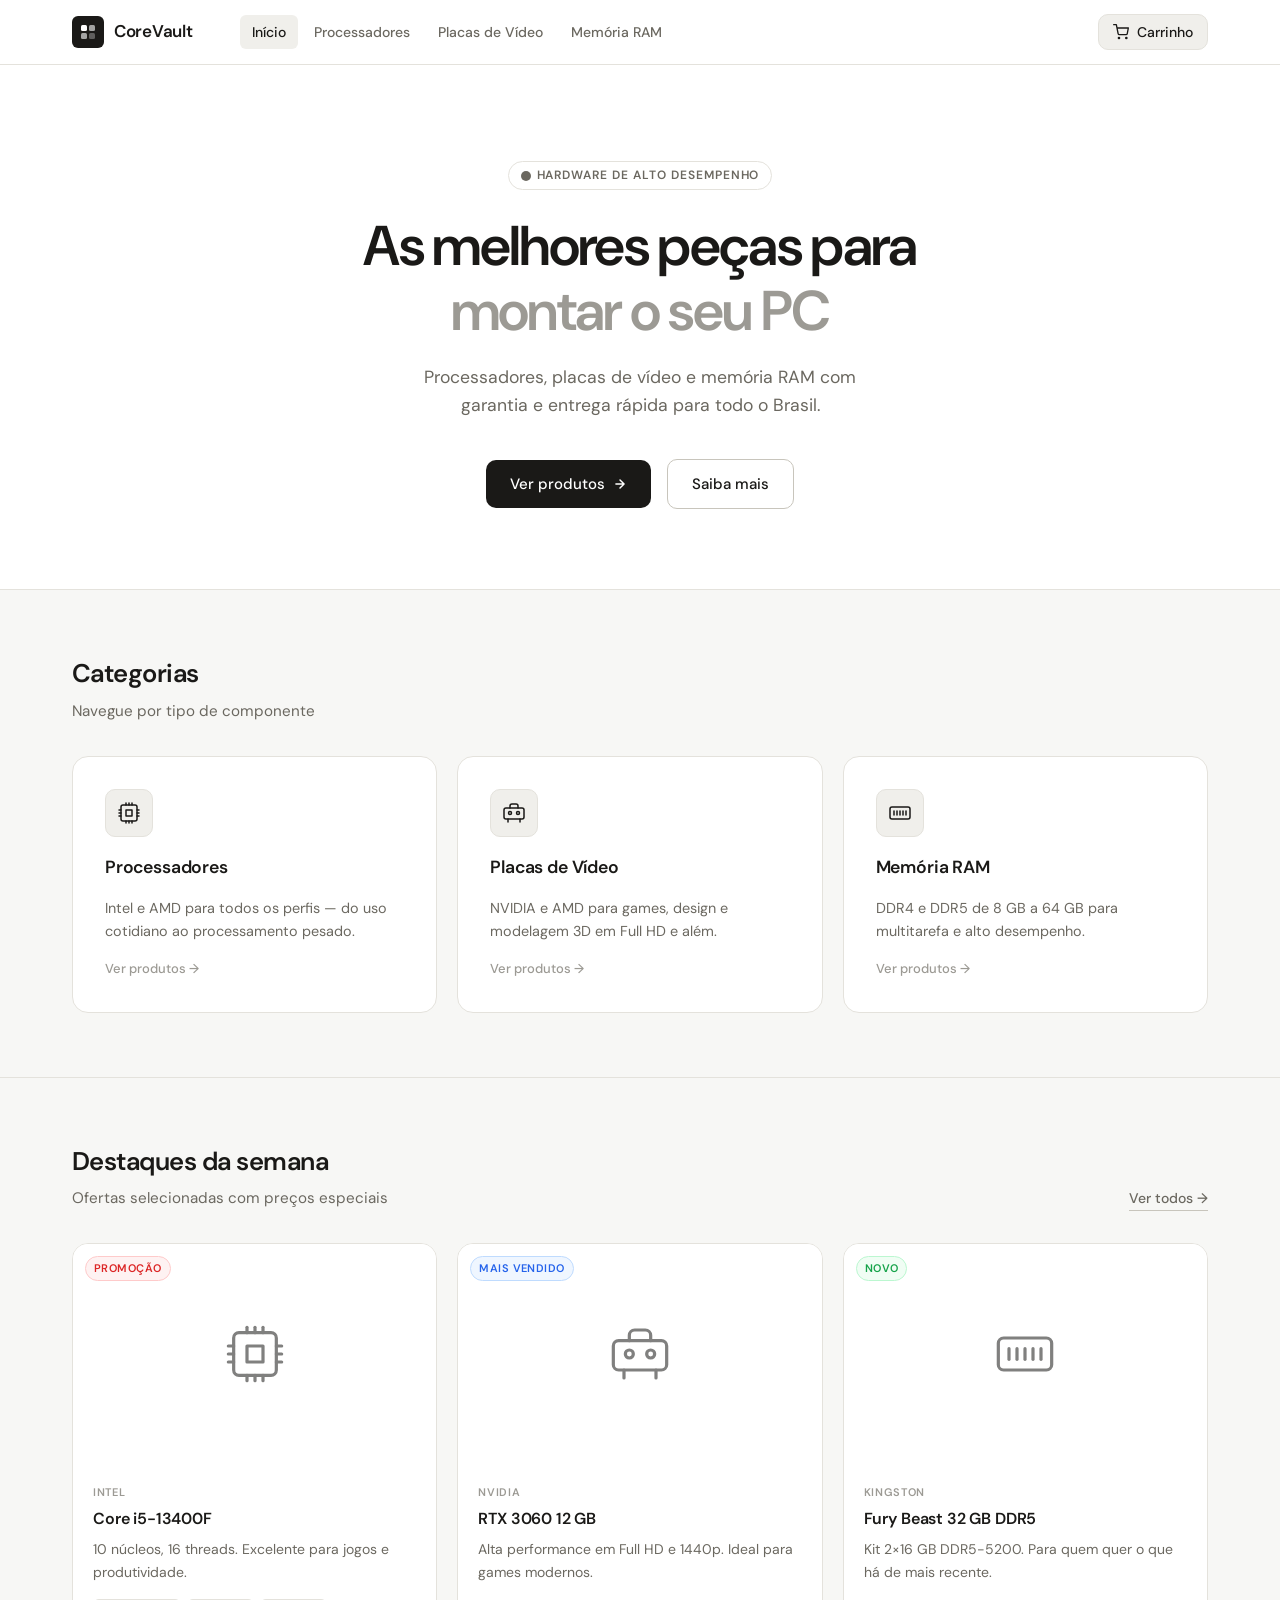
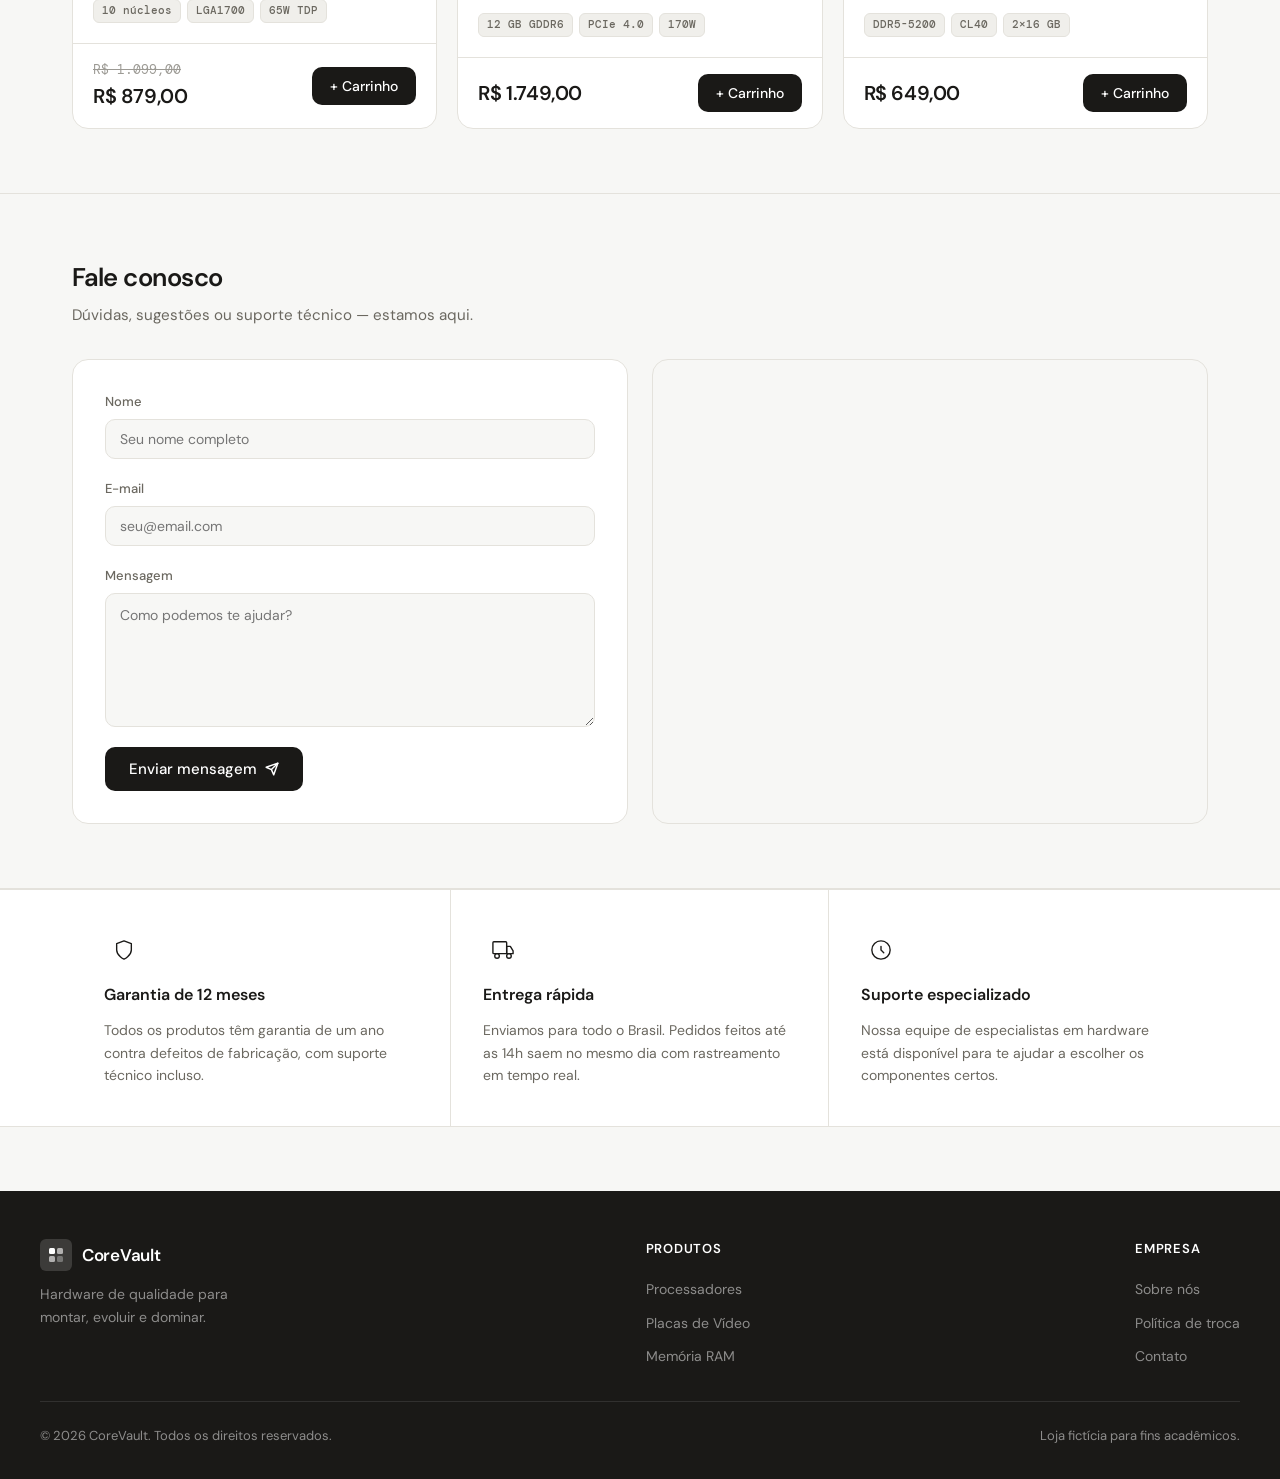
<file: index.html>
<!DOCTYPE html>
<html lang="pt-br">
<head>
  <meta charset="UTF-8">
  <meta name="viewport" content="width=device-width, initial-scale=1.0">
  <title>CoreVault — Loja de Hardware</title>
  <link rel="stylesheet" href="style.css">
</head>
<body>

  <!-- HEADER -->
  <header class="site-header">
    <div class="header-inner">
      <a href="index.html" class="logo">
        <div class="logo-icon">
          <svg viewBox="0 0 18 18" fill="none" xmlns="http://www.w3.org/2000/svg">
            <rect x="2" y="2" width="6" height="6" rx="1.5" fill="white"/>
            <rect x="10" y="2" width="6" height="6" rx="1.5" fill="white" opacity="0.6"/>
            <rect x="2" y="10" width="6" height="6" rx="1.5" fill="white" opacity="0.6"/>
            <rect x="10" y="10" width="6" height="6" rx="1.5" fill="white" opacity="0.3"/>
          </svg>
        </div>
        CoreVault
      </a>
      <nav class="site-nav">
        <a href="index.html" class="active">Início</a>
        <a href="processadores.html">Processadores</a>
        <a href="placa-video.html">Placas de Vídeo</a>
        <a href="memoria-ram.html">Memória RAM</a>
      </nav>
      <div class="header-actions">
        <button class="cart-btn" id="cart-btn">
          <svg width="16" height="16" viewBox="0 0 24 24" fill="none" stroke="currentColor" stroke-width="2" stroke-linecap="round" stroke-linejoin="round">
            <circle cx="9" cy="21" r="1"/><circle cx="20" cy="21" r="1"/>
            <path d="M1 1h4l2.68 13.39a2 2 0 0 0 2 1.61h9.72a2 2 0 0 0 2-1.61L23 6H6"/>
          </svg>
          Carrinho
          <span class="cart-count hidden" id="cart-count-header">0</span>
        </button>
      </div>
    </div>
  </header>

  <!-- HERO -->
  <section class="hero">
    <div class="hero-eyebrow">
      <svg width="10" height="10" viewBox="0 0 10 10" fill="currentColor"><circle cx="5" cy="5" r="5"/></svg>
      Hardware de alto desempenho
    </div>
    <h1>As melhores peças para <em>montar o seu PC</em></h1>
    <p>Processadores, placas de vídeo e memória RAM com garantia e entrega rápida para todo o Brasil.</p>
    <div class="hero-actions">
      <a href="processadores.html" class="btn-primary">
        Ver produtos
        <svg width="14" height="14" viewBox="0 0 24 24" fill="none" stroke="currentColor" stroke-width="2.5" stroke-linecap="round" stroke-linejoin="round"><path d="M5 12h14M12 5l7 7-7 7"/></svg>
      </a>
      <a href="#por-que" class="btn-secondary">Saiba mais</a>
    </div>
  </section>

  <!-- CATEGORIAS -->
  <div class="section">
    <div class="section-header">
      <div>
        <h2 class="section-title">Categorias</h2>
        <p class="section-subtitle">Navegue por tipo de componente</p>
      </div>
    </div>
    <div class="categories-grid">
      <a href="processadores.html" class="category-card">
        <div class="category-icon">
          <svg viewBox="0 0 24 24" fill="none" stroke="currentColor" stroke-width="1.5" stroke-linecap="round" stroke-linejoin="round">
            <rect x="4" y="4" width="16" height="16" rx="2"/>
            <rect x="9" y="9" width="6" height="6"/>
            <line x1="9" y1="2" x2="9" y2="4"/><line x1="12" y1="2" x2="12" y2="4"/><line x1="15" y1="2" x2="15" y2="4"/>
            <line x1="9" y1="20" x2="9" y2="22"/><line x1="12" y1="20" x2="12" y2="22"/><line x1="15" y1="20" x2="15" y2="22"/>
            <line x1="20" y1="9" x2="22" y2="9"/><line x1="20" y1="12" x2="22" y2="12"/><line x1="20" y1="15" x2="22" y2="15"/>
            <line x1="2" y1="9" x2="4" y2="9"/><line x1="2" y1="12" x2="4" y2="12"/><line x1="2" y1="15" x2="4" y2="15"/>
          </svg>
        </div>
        <h3>Processadores</h3>
        <p>Intel e AMD para todos os perfis — do uso cotidiano ao processamento pesado.</p>
        <div class="category-arrow">Ver produtos →</div>
      </a>

      <a href="placa-video.html" class="category-card">
        <div class="category-icon">
          <svg viewBox="0 0 24 24" fill="none" stroke="currentColor" stroke-width="1.5" stroke-linecap="round" stroke-linejoin="round">
            <rect x="2" y="7" width="20" height="11" rx="2"/>
            <path d="M8 7V5a2 2 0 0 1 2-2h4a2 2 0 0 1 2 2v2"/>
            <circle cx="8" cy="12" r="1.5"/><circle cx="16" cy="12" r="1.5"/>
            <line x1="6" y1="18" x2="6" y2="21"/><line x1="18" y1="18" x2="18" y2="21"/>
          </svg>
        </div>
        <h3>Placas de Vídeo</h3>
        <p>NVIDIA e AMD para games, design e modelagem 3D em Full HD e além.</p>
        <div class="category-arrow">Ver produtos →</div>
      </a>

      <a href="memoria-ram.html" class="category-card">
        <div class="category-icon">
          <svg viewBox="0 0 24 24" fill="none" stroke="currentColor" stroke-width="1.5" stroke-linecap="round" stroke-linejoin="round">
            <rect x="2" y="6" width="20" height="12" rx="2"/>
            <line x1="6" y1="10" x2="6" y2="14"/><line x1="9" y1="10" x2="9" y2="14"/>
            <line x1="12" y1="10" x2="12" y2="14"/><line x1="15" y1="10" x2="15" y2="14"/>
            <line x1="18" y1="10" x2="18" y2="14"/>
          </svg>
        </div>
        <h3>Memória RAM</h3>
        <p>DDR4 e DDR5 de 8 GB a 64 GB para multitarefa e alto desempenho.</p>
        <div class="category-arrow">Ver produtos →</div>
      </a>
    </div>
  </div>

  <hr class="divider">

  <!-- DESTAQUES / PROMOÇÕES -->
  <div class="section">
    <div class="section-header">
      <div>
        <h2 class="section-title">Destaques da semana</h2>
        <p class="section-subtitle">Ofertas selecionadas com preços especiais</p>
      </div>
      <a href="processadores.html" class="section-link">Ver todos →</a>
    </div>
    <div class="promo-grid">

      <div class="product-card">
        <div class="product-image">
          <span class="product-badge badge-sale">Promoção</span>
          <svg viewBox="0 0 24 24" fill="none" stroke="currentColor" stroke-width="1.2" stroke-linecap="round" stroke-linejoin="round">
            <rect x="4" y="4" width="16" height="16" rx="2"/>
            <rect x="9" y="9" width="6" height="6"/>
            <line x1="9" y1="2" x2="9" y2="4"/><line x1="12" y1="2" x2="12" y2="4"/><line x1="15" y1="2" x2="15" y2="4"/>
            <line x1="9" y1="20" x2="9" y2="22"/><line x1="12" y1="20" x2="12" y2="22"/><line x1="15" y1="20" x2="15" y2="22"/>
            <line x1="20" y1="9" x2="22" y2="9"/><line x1="20" y1="12" x2="22" y2="12"/><line x1="20" y1="15" x2="22" y2="15"/>
            <line x1="2" y1="9" x2="4" y2="9"/><line x1="2" y1="12" x2="4" y2="12"/><line x1="2" y1="15" x2="4" y2="15"/>
          </svg>
        </div>
        <div class="product-body">
          <div class="product-brand">Intel</div>
          <div class="product-name">Core i5-13400F</div>
          <div class="product-desc">10 núcleos, 16 threads. Excelente para jogos e produtividade.</div>
          <div class="product-specs">
            <span class="spec-tag">10 núcleos</span>
            <span class="spec-tag">LGA1700</span>
            <span class="spec-tag">65W TDP</span>
          </div>
        </div>
        <div class="product-footer">
          <div class="product-price">
            <span class="price-old">R$ 1.099,00</span>
            <span class="price-value">R$ 879,00</span>
          </div>
          <button class="btn-comprar" onclick="openModal({id:'i5-13400f',name:'Intel Core i5-13400F',price:879,icon:cpuIconSVG()})">
            + Carrinho
          </button>
        </div>
      </div>

      <div class="product-card">
        <div class="product-image">
          <span class="product-badge badge-popular">Mais vendido</span>
          <svg viewBox="0 0 24 24" fill="none" stroke="currentColor" stroke-width="1.2" stroke-linecap="round" stroke-linejoin="round">
            <rect x="2" y="7" width="20" height="11" rx="2"/>
            <path d="M8 7V5a2 2 0 0 1 2-2h4a2 2 0 0 1 2 2v2"/>
            <circle cx="8" cy="12" r="1.5"/><circle cx="16" cy="12" r="1.5"/>
            <line x1="6" y1="18" x2="6" y2="21"/><line x1="18" y1="18" x2="18" y2="21"/>
          </svg>
        </div>
        <div class="product-body">
          <div class="product-brand">NVIDIA</div>
          <div class="product-name">RTX 3060 12 GB</div>
          <div class="product-desc">Alta performance em Full HD e 1440p. Ideal para games modernos.</div>
          <div class="product-specs">
            <span class="spec-tag">12 GB GDDR6</span>
            <span class="spec-tag">PCIe 4.0</span>
            <span class="spec-tag">170W</span>
          </div>
        </div>
        <div class="product-footer">
          <div class="product-price">
            <span class="price-value">R$ 1.749,00</span>
          </div>
          <button class="btn-comprar" onclick="openModal({id:'rtx3060',name:'NVIDIA RTX 3060 12GB',price:1749,icon:gpuIconSVG()})">
            + Carrinho
          </button>
        </div>
      </div>

      <div class="product-card">
        <div class="product-image">
          <span class="product-badge badge-new">Novo</span>
          <svg viewBox="0 0 24 24" fill="none" stroke="currentColor" stroke-width="1.2" stroke-linecap="round" stroke-linejoin="round">
            <rect x="2" y="6" width="20" height="12" rx="2"/>
            <line x1="6" y1="10" x2="6" y2="14"/><line x1="9" y1="10" x2="9" y2="14"/>
            <line x1="12" y1="10" x2="12" y2="14"/><line x1="15" y1="10" x2="15" y2="14"/>
            <line x1="18" y1="10" x2="18" y2="14"/>
          </svg>
        </div>
        <div class="product-body">
          <div class="product-brand">Kingston</div>
          <div class="product-name">Fury Beast 32 GB DDR5</div>
          <div class="product-desc">Kit 2×16 GB DDR5-5200. Para quem quer o que há de mais recente.</div>
          <div class="product-specs">
            <span class="spec-tag">DDR5-5200</span>
            <span class="spec-tag">CL40</span>
            <span class="spec-tag">2×16 GB</span>
          </div>
        </div>
        <div class="product-footer">
          <div class="product-price">
            <span class="price-value">R$ 649,00</span>
          </div>
          <button class="btn-comprar" onclick="openModal({id:'fury32ddr5',name:'Kingston Fury Beast 32GB DDR5',price:649,icon:ramIconSVG()})">
            + Carrinho
          </button>
        </div>
      </div>
    </div>
  </div>

  <!-- FALE CONOSCO -->
  <hr class="divider">
  <div class="section" id="contato">
    <div class="section-header">
      <div>
        <h2 class="section-title">Fale conosco</h2>
        <p class="section-subtitle">Dúvidas, sugestões ou suporte técnico — estamos aqui.</p>
      </div>
    </div>
    <div style="display:grid; grid-template-columns:1fr 1fr; gap:1.5rem; align-items:start;">

      <!-- FORMULÁRIO -->
      <div style="background:var(--surface); border:1px solid var(--border); border-radius:var(--radius-lg); padding:2rem; display:flex; flex-direction:column; gap:1.25rem;">
        <div style="display:flex; flex-direction:column; gap:6px;">
          <label style="font-size:13px; font-weight:500; color:var(--text-2);">Nome</label>
          <input id="contact-name" type="text" placeholder="Seu nome completo"
            style="padding:10px 14px; border:1px solid var(--border); border-radius:var(--radius-md); font-family:inherit; font-size:14px; background:var(--bg); color:var(--text); outline:none; transition:border-color 0.2s;"
            onfocus="this.style.borderColor='var(--border-strong)'" onblur="this.style.borderColor='var(--border)'">
        </div>
        <div style="display:flex; flex-direction:column; gap:6px;">
          <label style="font-size:13px; font-weight:500; color:var(--text-2);">E-mail</label>
          <input id="contact-email" type="email" placeholder="seu@email.com"
            style="padding:10px 14px; border:1px solid var(--border); border-radius:var(--radius-md); font-family:inherit; font-size:14px; background:var(--bg); color:var(--text); outline:none; transition:border-color 0.2s;"
            onfocus="this.style.borderColor='var(--border-strong)'" onblur="this.style.borderColor='var(--border)'">
        </div>
        <div style="display:flex; flex-direction:column; gap:6px;">
          <label style="font-size:13px; font-weight:500; color:var(--text-2);">Mensagem</label>
          <textarea id="contact-msg" rows="5" placeholder="Como podemos te ajudar?"
            style="padding:10px 14px; border:1px solid var(--border); border-radius:var(--radius-md); font-family:inherit; font-size:14px; background:var(--bg); color:var(--text); resize:vertical; outline:none; transition:border-color 0.2s; line-height:1.6;"
            onfocus="this.style.borderColor='var(--border-strong)'" onblur="this.style.borderColor='var(--border)'"></textarea>
        </div>
        <button class="btn-primary" style="align-self:flex-start;" onclick="enviarContato()">
          Enviar mensagem
          <svg width="14" height="14" viewBox="0 0 24 24" fill="none" stroke="currentColor" stroke-width="2.5" stroke-linecap="round" stroke-linejoin="round"><line x1="22" y1="2" x2="11" y2="13"/><polygon points="22 2 15 22 11 13 2 9 22 2"/></svg>
        </button>
        <p id="contact-feedback" style="font-size:13px; color:var(--green); display:none;">✓ Mensagem enviada! Entraremos em contato em breve.</p>
      </div>

      <!-- MAPA -->
      <div style="border:1px solid var(--border); border-radius:var(--radius-lg); overflow:hidden; height:100%; min-height:360px;">
        <iframe
          title="Localização CoreVault"
          src="https://www.google.com/maps/embed?pb=!1m18!1m12!1m3!1d3657.1952959265!2d-46.65604668910953!3d-23.564611278916354!2m3!1f0!2f0!3f0!3m2!1i1024!2i768!4f13.1!3m3!1m2!1s0x94ce59c8da0aa315%3A0xd59f9431f2c9776a!2sAv.%20Paulista%2C%20S%C3%A3o%20Paulo%20-%20SP!5e0!3m2!1spt-BR!2sbr!4v1714000000000!5m2!1spt-BR!2sbr"
          width="100%"
          height="100%"
          style="border:none; display:block; min-height:360px;"
          allowfullscreen=""
          loading="lazy"
          referrerpolicy="no-referrer-when-downgrade">
        </iframe>
      </div>

    </div>
  </div>

  <hr class="divider">

  <!-- POR QUE COMPRAR -->
  <section class="features-section" id="por-que">
    <div class="section" style="padding-top:0;padding-bottom:0;">
      <div class="features-grid">
        <div class="feature-item">
          <div class="feature-icon">
            <svg viewBox="0 0 24 24" fill="none" stroke="currentColor" stroke-width="1.5" stroke-linecap="round" stroke-linejoin="round">
              <path d="M12 22s8-4 8-10V5l-8-3-8 3v7c0 6 8 10 8 10z"/>
            </svg>
          </div>
          <h3>Garantia de 12 meses</h3>
          <p>Todos os produtos têm garantia de um ano contra defeitos de fabricação, com suporte técnico incluso.</p>
        </div>
        <div class="feature-item">
          <div class="feature-icon">
            <svg viewBox="0 0 24 24" fill="none" stroke="currentColor" stroke-width="1.5" stroke-linecap="round" stroke-linejoin="round">
              <rect x="1" y="3" width="15" height="13" rx="1"/>
              <path d="M16 8h4l3 5v3h-7V8z"/><circle cx="5.5" cy="18.5" r="2.5"/><circle cx="18.5" cy="18.5" r="2.5"/>
            </svg>
          </div>
          <h3>Entrega rápida</h3>
          <p>Enviamos para todo o Brasil. Pedidos feitos até as 14h saem no mesmo dia com rastreamento em tempo real.</p>
        </div>
        <div class="feature-item">
          <div class="feature-icon">
            <svg viewBox="0 0 24 24" fill="none" stroke="currentColor" stroke-width="1.5" stroke-linecap="round" stroke-linejoin="round">
              <circle cx="12" cy="12" r="10"/>
              <path d="M12 8v4l3 3"/>
            </svg>
          </div>
          <h3>Suporte especializado</h3>
          <p>Nossa equipe de especialistas em hardware está disponível para te ajudar a escolher os componentes certos.</p>
        </div>
      </div>
    </div>
  </section>

  <!-- FOOTER -->
  <footer class="site-footer">
    <div class="footer-inner">
      <div class="footer-brand">
        <div class="logo">
          <div class="logo-icon">
            <svg viewBox="0 0 18 18" fill="none"><rect x="2" y="2" width="6" height="6" rx="1.5" fill="white"/><rect x="10" y="2" width="6" height="6" rx="1.5" fill="white" opacity="0.6"/><rect x="2" y="10" width="6" height="6" rx="1.5" fill="white" opacity="0.6"/><rect x="10" y="10" width="6" height="6" rx="1.5" fill="white" opacity="0.3"/></svg>
          </div>
          CoreVault
        </div>
        <p>Hardware de qualidade para montar, evoluir e dominar.</p>
      </div>
      <div class="footer-links">
        <h4>Produtos</h4>
        <ul>
          <li><a href="processadores.html">Processadores</a></li>
          <li><a href="placa-video.html">Placas de Vídeo</a></li>
          <li><a href="memoria-ram.html">Memória RAM</a></li>
        </ul>
      </div>
      <div class="footer-links">
        <h4>Empresa</h4>
        <ul>
          <li><a href="#">Sobre nós</a></li>
          <li><a href="#">Política de troca</a></li>
          <li><a href="#">Contato</a></li>
        </ul>
      </div>
    </div>
    <div class="footer-bottom">
      <span>&copy; 2026 CoreVault. Todos os direitos reservados.</span>
      <span>Loja fictícia para fins acadêmicos.</span>
    </div>
  </footer>

  <!-- MODAL -->
  <div class="modal-overlay" id="modal-overlay">
    <div class="modal">
      <div class="modal-header">
        <div>
          <div class="modal-title">Adicionar ao carrinho</div>
          <div class="modal-subtitle">Confirme a quantidade</div>
        </div>
        <button class="modal-close" id="modal-close-btn">✕</button>
      </div>
      <div class="modal-product">
        <div class="modal-product-icon" id="modal-icon"></div>
        <div>
          <div class="modal-product-name" id="modal-product-name">—</div>
          <div class="modal-product-price" id="modal-product-price">—</div>
        </div>
      </div>
      <div class="modal-qty">
        <label>Quantidade</label>
        <div class="qty-controls">
          <button class="qty-btn" id="qty-minus">−</button>
          <div class="qty-value" id="modal-qty-value">1</div>
          <button class="qty-btn" id="qty-plus">+</button>
        </div>
      </div>
      <div class="modal-actions">
        <button class="btn-secondary" id="modal-cancel-btn" onclick="closeModal()">Cancelar</button>
        <button class="btn-primary" id="modal-confirm-btn">Confirmar</button>
      </div>
    </div>
  </div>

  <!-- CARRINHO SIDEBAR -->
  <div class="cart-overlay" id="cart-overlay"></div>
  <div class="cart-sidebar" id="cart-sidebar">
    <div class="cart-sidebar-header">
      <h2>Carrinho</h2>
      <button class="modal-close" id="cart-close-btn">✕</button>
    </div>
    <div class="cart-items" id="cart-items-list">
      <div class="cart-empty">Seu carrinho está vazio.</div>
    </div>
    <div class="cart-footer">
      <div class="cart-total">
        <span>Total</span>
        <span id="cart-total-value">R$ 0,00</span>
      </div>
      <button class="btn-primary" style="justify-content:center;">Finalizar compra</button>
    </div>
  </div>

  <!-- TOAST -->
  <div class="toast" id="toast">
    <span class="toast-icon">✓</span>
    <span class="toast-msg"></span>
  </div>

  <script src="cart.js"></script>
  <script>
    function enviarContato() {
      const nome = document.getElementById('contact-name').value.trim();
      const email = document.getElementById('contact-email').value.trim();
      const msg = document.getElementById('contact-msg').value.trim();
      if (!nome || !email || !msg) {
        alert('Por favor, preencha todos os campos antes de enviar.');
        return;
      }
      document.getElementById('contact-feedback').style.display = 'block';
      document.getElementById('contact-name').value = '';
      document.getElementById('contact-email').value = '';
      document.getElementById('contact-msg').value = '';
    }
    function cpuIconSVG() {
      return `<svg width="24" height="24" viewBox="0 0 24 24" fill="none" stroke="currentColor" stroke-width="1.5" stroke-linecap="round" stroke-linejoin="round"><rect x="4" y="4" width="16" height="16" rx="2"/><rect x="9" y="9" width="6" height="6"/><line x1="9" y1="2" x2="9" y2="4"/><line x1="12" y1="2" x2="12" y2="4"/><line x1="15" y1="2" x2="15" y2="4"/><line x1="9" y1="20" x2="9" y2="22"/><line x1="12" y1="20" x2="12" y2="22"/><line x1="15" y1="20" x2="15" y2="22"/><line x1="20" y1="9" x2="22" y2="9"/><line x1="20" y1="12" x2="22" y2="12"/><line x1="20" y1="15" x2="22" y2="15"/><line x1="2" y1="9" x2="4" y2="9"/><line x1="2" y1="12" x2="4" y2="12"/><line x1="2" y1="15" x2="4" y2="15"/></svg>`;
    }
    function gpuIconSVG() {
      return `<svg width="24" height="24" viewBox="0 0 24 24" fill="none" stroke="currentColor" stroke-width="1.5" stroke-linecap="round" stroke-linejoin="round"><rect x="2" y="7" width="20" height="11" rx="2"/><path d="M8 7V5a2 2 0 0 1 2-2h4a2 2 0 0 1 2 2v2"/><circle cx="8" cy="12" r="1.5"/><circle cx="16" cy="12" r="1.5"/><line x1="6" y1="18" x2="6" y2="21"/><line x1="18" y1="18" x2="18" y2="21"/></svg>`;
    }
    function ramIconSVG() {
      return `<svg width="24" height="24" viewBox="0 0 24 24" fill="none" stroke="currentColor" stroke-width="1.5" stroke-linecap="round" stroke-linejoin="round"><rect x="2" y="6" width="20" height="12" rx="2"/><line x1="6" y1="10" x2="6" y2="14"/><line x1="9" y1="10" x2="9" y2="14"/><line x1="12" y1="10" x2="12" y2="14"/><line x1="15" y1="10" x2="15" y2="14"/><line x1="18" y1="10" x2="18" y2="14"/></svg>`;
    }
  </script>
</body>
</html>
</file>
<file: style.css>
@import url('https://fonts.googleapis.com/css2?family=DM+Sans:wght@300;400;500;600&family=DM+Mono:wght@400;500&display=swap');

*, *::before, *::after { box-sizing: border-box; margin: 0; padding: 0; }

:root {
  --bg: #f7f7f5;
  --surface: #ffffff;
  --surface2: #f0efeb;
  --border: #e4e2dc;
  --border-strong: #c8c5bc;
  --text: #1a1917;
  --text-2: #6b6860;
  --text-3: #9c9a94;
  --accent: #1a1917;
  --accent-fg: #ffffff;
  --blue: #2563eb;
  --blue-light: #eff6ff;
  --blue-border: #bfdbfe;
  --green: #16a34a;
  --green-light: #f0fdf4;
  --green-border: #bbf7d0;
  --red: #dc2626;
  --red-light: #fef2f2;
  --amber: #d97706;
  --amber-light: #fffbeb;
  --radius-sm: 6px;
  --radius-md: 10px;
  --radius-lg: 16px;
  --radius-xl: 24px;
  --shadow-sm: 0 1px 3px rgba(0,0,0,0.06), 0 1px 2px rgba(0,0,0,0.04);
  --shadow-md: 0 4px 12px rgba(0,0,0,0.08), 0 2px 4px rgba(0,0,0,0.04);
  --transition: 0.2s ease;
}

html { scroll-behavior: smooth; }

body {
  font-family: 'DM Sans', sans-serif;
  background: var(--bg);
  color: var(--text);
  font-size: 16px;
  line-height: 1.6;
  -webkit-font-smoothing: antialiased;
}

a { color: inherit; text-decoration: none; }

img { max-width: 100%; display: block; }

/* ── HEADER ─────────────────────────────────────────── */
.site-header {
  background: var(--surface);
  border-bottom: 1px solid var(--border);
  position: sticky;
  top: 0;
  z-index: 100;
}

.header-inner {
  max-width: 1200px;
  margin: 0 auto;
  padding: 0 2rem;
  height: 64px;
  display: flex;
  align-items: center;
  gap: 3rem;
}

.logo {
  display: flex;
  align-items: center;
  gap: 10px;
  font-weight: 600;
  font-size: 17px;
  letter-spacing: -0.3px;
  flex-shrink: 0;
}

.logo-icon {
  width: 32px;
  height: 32px;
  background: var(--accent);
  border-radius: var(--radius-sm);
  display: flex;
  align-items: center;
  justify-content: center;
}

.logo-icon svg { width: 18px; height: 18px; }

.site-nav { display: flex; align-items: center; gap: 0.25rem; flex: 1; }

.site-nav a {
  font-size: 14px;
  font-weight: 500;
  color: var(--text-2);
  padding: 6px 12px;
  border-radius: var(--radius-sm);
  transition: color var(--transition), background var(--transition);
}

.site-nav a:hover, .site-nav a.active {
  color: var(--text);
  background: var(--surface2);
}

.header-actions {
  display: flex;
  align-items: center;
  gap: 0.75rem;
  margin-left: auto;
}

.cart-btn {
  position: relative;
  background: var(--surface2);
  border: 1px solid var(--border);
  border-radius: var(--radius-md);
  padding: 8px 14px;
  cursor: pointer;
  display: flex;
  align-items: center;
  gap: 8px;
  font-family: inherit;
  font-size: 14px;
  font-weight: 500;
  color: var(--text);
  transition: background var(--transition), border-color var(--transition);
}

.cart-btn:hover { background: var(--border); border-color: var(--border-strong); }

.cart-count {
  background: var(--accent);
  color: var(--accent-fg);
  font-size: 11px;
  font-weight: 600;
  min-width: 18px;
  height: 18px;
  border-radius: 9px;
  display: flex;
  align-items: center;
  justify-content: center;
  padding: 0 4px;
}

.cart-count.hidden { display: none; }

/* ── HERO ────────────────────────────────────────────── */
.hero {
  background: var(--surface);
  border-bottom: 1px solid var(--border);
  padding: 6rem 2rem 5rem;
  text-align: center;
}

.hero-eyebrow {
  display: inline-flex;
  align-items: center;
  gap: 6px;
  font-size: 12px;
  font-weight: 600;
  letter-spacing: 0.08em;
  text-transform: uppercase;
  color: var(--text-2);
  border: 1px solid var(--border);
  border-radius: 100px;
  padding: 4px 12px;
  margin-bottom: 1.5rem;
}

.hero h1 {
  font-size: clamp(2.2rem, 5vw, 3.5rem);
  font-weight: 600;
  letter-spacing: -0.03em;
  line-height: 1.15;
  max-width: 700px;
  margin: 0 auto 1.25rem;
  color: var(--text);
}

.hero h1 em {
  font-style: normal;
  color: var(--text-3);
}

.hero p {
  font-size: 1.1rem;
  color: var(--text-2);
  max-width: 480px;
  margin: 0 auto 2.5rem;
}

.hero-actions { display: flex; align-items: center; justify-content: center; gap: 1rem; flex-wrap: wrap; }

.btn-primary {
  background: var(--accent);
  color: var(--accent-fg);
  border: none;
  padding: 12px 24px;
  border-radius: var(--radius-md);
  font-family: inherit;
  font-size: 15px;
  font-weight: 500;
  cursor: pointer;
  transition: opacity var(--transition), transform var(--transition);
  display: inline-flex;
  align-items: center;
  gap: 8px;
}

.btn-primary:hover { opacity: 0.88; transform: translateY(-1px); }

.btn-secondary {
  background: transparent;
  color: var(--text);
  border: 1px solid var(--border-strong);
  padding: 12px 24px;
  border-radius: var(--radius-md);
  font-family: inherit;
  font-size: 15px;
  font-weight: 500;
  cursor: pointer;
  transition: background var(--transition), border-color var(--transition), transform var(--transition);
  display: inline-flex;
  align-items: center;
  gap: 8px;
  text-decoration: none;
}

.btn-secondary:hover { background: var(--surface2); border-color: var(--border-strong); transform: translateY(-1px); }

/* ── SECTION LAYOUT ──────────────────────────────────── */
.section {
  max-width: 1200px;
  margin: 0 auto;
  padding: 4rem 2rem;
}

.section-header {
  display: flex;
  align-items: flex-end;
  justify-content: space-between;
  margin-bottom: 2rem;
  gap: 1rem;
}

.section-title {
  font-size: 1.6rem;
  font-weight: 600;
  letter-spacing: -0.02em;
}

.section-subtitle {
  font-size: 0.95rem;
  color: var(--text-2);
  margin-top: 4px;
}

.section-link {
  font-size: 14px;
  font-weight: 500;
  color: var(--text-2);
  border-bottom: 1px solid var(--border-strong);
  white-space: nowrap;
  transition: color var(--transition), border-color var(--transition);
}

.section-link:hover { color: var(--text); border-color: var(--text); }

/* ── CATEGORY CARDS ──────────────────────────────────── */
.categories-grid {
  display: grid;
  grid-template-columns: repeat(3, 1fr);
  gap: 1.25rem;
}

.category-card {
  background: var(--surface);
  border: 1px solid var(--border);
  border-radius: var(--radius-lg);
  padding: 2rem;
  display: flex;
  flex-direction: column;
  gap: 1rem;
  text-decoration: none;
  transition: border-color var(--transition), box-shadow var(--transition), transform var(--transition);
}

.category-card:hover {
  border-color: var(--border-strong);
  box-shadow: var(--shadow-md);
  transform: translateY(-2px);
}

.category-icon {
  width: 48px;
  height: 48px;
  background: var(--surface2);
  border: 1px solid var(--border);
  border-radius: var(--radius-md);
  display: flex;
  align-items: center;
  justify-content: center;
}

.category-icon svg { width: 24px; height: 24px; color: var(--text); }

.category-card h3 {
  font-size: 1.1rem;
  font-weight: 600;
  letter-spacing: -0.01em;
}

.category-card p {
  font-size: 0.9rem;
  color: var(--text-2);
  flex: 1;
}

.category-arrow {
  font-size: 13px;
  font-weight: 500;
  color: var(--text-3);
  display: flex;
  align-items: center;
  gap: 4px;
  transition: color var(--transition), gap var(--transition);
}

.category-card:hover .category-arrow { color: var(--text); gap: 8px; }

/* ── SEPARADOR ───────────────────────────────────────── */
.divider {
  border: none;
  border-top: 1px solid var(--border);
  margin: 0;
}

/* ── PRODUTO CARDS (páginas de categoria) ────────────── */
.page-header {
  background: var(--surface);
  border-bottom: 1px solid var(--border);
  padding: 3rem 2rem 2.5rem;
}

.page-header-inner {
  max-width: 1200px;
  margin: 0 auto;
}

.breadcrumb {
  display: flex;
  align-items: center;
  gap: 6px;
  font-size: 13px;
  color: var(--text-3);
  margin-bottom: 1rem;
}

.breadcrumb a { color: var(--text-2); transition: color var(--transition); }
.breadcrumb a:hover { color: var(--text); }
.breadcrumb span { color: var(--text-3); }

.page-header h1 {
  font-size: 2rem;
  font-weight: 600;
  letter-spacing: -0.02em;
  margin-bottom: 0.5rem;
}

.page-header p { font-size: 1rem; color: var(--text-2); }

.products-grid {
  display: grid;
  grid-template-columns: repeat(3, 1fr);
  gap: 1.25rem;
}

.product-card {
  background: var(--surface);
  border: 1px solid var(--border);
  border-radius: var(--radius-lg);
  overflow: hidden;
  display: flex;
  flex-direction: column;
  transition: border-color var(--transition), box-shadow var(--transition), transform var(--transition);
}

.product-card:hover {
  border-color: var(--border-strong);
  box-shadow: var(--shadow-md);
  transform: translateY(-2px);
}

.product-image {
  background: var(--surface2);
  padding: 2rem;
  display: flex;
  align-items: center;
  justify-content: center;
  min-height: 160px;
  position: relative;
}

.product-image svg { width: 64px; height: 64px; opacity: 0.55; }

.product-badge {
  position: absolute;
  top: 12px;
  left: 12px;
  font-size: 11px;
  font-weight: 600;
  letter-spacing: 0.04em;
  text-transform: uppercase;
  padding: 3px 8px;
  border-radius: 100px;
}

.badge-popular { background: var(--blue-light); color: var(--blue); border: 1px solid var(--blue-border); }
.badge-sale { background: var(--red-light); color: var(--red); border: 1px solid #fecaca; }
.badge-new { background: var(--green-light); color: var(--green); border: 1px solid var(--green-border); }

.product-body { padding: 1.25rem; flex: 1; display: flex; flex-direction: column; gap: 0.5rem; }

.product-brand {
  font-size: 11px;
  font-weight: 600;
  letter-spacing: 0.06em;
  text-transform: uppercase;
  color: var(--text-3);
}

.product-name {
  font-size: 1rem;
  font-weight: 600;
  letter-spacing: -0.01em;
  line-height: 1.3;
}

.product-desc { font-size: 0.875rem; color: var(--text-2); flex: 1; }

.product-specs {
  display: flex;
  flex-wrap: wrap;
  gap: 6px;
  margin-top: 0.5rem;
}

.spec-tag {
  font-size: 11px;
  font-weight: 500;
  font-family: 'DM Mono', monospace;
  color: var(--text-2);
  background: var(--surface2);
  border: 1px solid var(--border);
  border-radius: var(--radius-sm);
  padding: 2px 8px;
}

.product-footer {
  padding: 1rem 1.25rem;
  border-top: 1px solid var(--border);
  display: flex;
  align-items: center;
  justify-content: space-between;
  gap: 1rem;
}

.product-price {
  display: flex;
  flex-direction: column;
}

.price-value {
  font-size: 1.25rem;
  font-weight: 600;
  letter-spacing: -0.02em;
}

.price-old {
  font-size: 0.8rem;
  color: var(--text-3);
  text-decoration: line-through;
  font-family: 'DM Mono', monospace;
}

.btn-comprar {
  background: var(--accent);
  color: var(--accent-fg);
  border: none;
  padding: 10px 18px;
  border-radius: var(--radius-md);
  font-family: inherit;
  font-size: 14px;
  font-weight: 500;
  cursor: pointer;
  white-space: nowrap;
  transition: opacity var(--transition), transform var(--transition);
  display: flex;
  align-items: center;
  gap: 6px;
}

.btn-comprar:hover { opacity: 0.85; transform: scale(1.02); }
.btn-comprar:active { transform: scale(0.98); }

/* ── WHY BUY / FEATURES ──────────────────────────────── */
.features-section {
  background: var(--surface);
  border-top: 1px solid var(--border);
  border-bottom: 1px solid var(--border);
}

.features-grid {
  display: grid;
  grid-template-columns: repeat(3, 1fr);
  gap: 0;
}

.feature-item {
  padding: 2.5rem 2rem;
  display: flex;
  flex-direction: column;
  gap: 0.75rem;
  border-right: 1px solid var(--border);
}

.feature-item:last-child { border-right: none; }

.feature-icon {
  width: 40px;
  height: 40px;
  display: flex;
  align-items: center;
  justify-content: center;
}

.feature-icon svg { width: 22px; height: 22px; color: var(--text); }

.feature-item h3 { font-size: 1rem; font-weight: 600; }
.feature-item p { font-size: 0.875rem; color: var(--text-2); line-height: 1.6; }

/* ── PROMOÇÕES / DESTAQUES ───────────────────────────── */
.promo-grid {
  display: grid;
  grid-template-columns: repeat(3, 1fr);
  gap: 1.25rem;
}

/* ── MODAL ───────────────────────────────────────────── */
.modal-overlay {
  position: fixed;
  inset: 0;
  background: rgba(0,0,0,0.35);
  display: flex;
  align-items: center;
  justify-content: center;
  z-index: 500;
  opacity: 0;
  visibility: hidden;
  transition: opacity 0.2s ease, visibility 0.2s ease;
  padding: 1rem;
}

.modal-overlay.open { opacity: 1; visibility: visible; }

.modal {
  background: var(--surface);
  border: 1px solid var(--border);
  border-radius: var(--radius-xl);
  padding: 2rem;
  max-width: 420px;
  width: 100%;
  box-shadow: var(--shadow-md);
  transform: translateY(12px);
  transition: transform 0.2s ease;
}

.modal-overlay.open .modal { transform: translateY(0); }

.modal-header {
  display: flex;
  align-items: flex-start;
  justify-content: space-between;
  margin-bottom: 1.25rem;
  gap: 1rem;
}

.modal-title { font-size: 1.1rem; font-weight: 600; }
.modal-subtitle { font-size: 0.875rem; color: var(--text-2); margin-top: 2px; }

.modal-close {
  background: var(--surface2);
  border: 1px solid var(--border);
  border-radius: var(--radius-sm);
  width: 30px;
  height: 30px;
  cursor: pointer;
  display: flex;
  align-items: center;
  justify-content: center;
  font-size: 18px;
  color: var(--text-2);
  transition: background var(--transition);
  flex-shrink: 0;
}

.modal-close:hover { background: var(--border); }

.modal-product {
  background: var(--surface2);
  border: 1px solid var(--border);
  border-radius: var(--radius-md);
  padding: 1rem;
  display: flex;
  align-items: center;
  gap: 1rem;
  margin-bottom: 1.25rem;
}

.modal-product-icon {
  width: 48px;
  height: 48px;
  background: var(--surface);
  border: 1px solid var(--border);
  border-radius: var(--radius-md);
  display: flex;
  align-items: center;
  justify-content: center;
  flex-shrink: 0;
}

.modal-product-icon svg { width: 24px; height: 24px; opacity: 0.6; }
.modal-product-name { font-size: 0.95rem; font-weight: 600; }
.modal-product-price { font-size: 1.1rem; font-weight: 600; margin-top: 2px; }

.modal-qty {
  display: flex;
  align-items: center;
  gap: 0.75rem;
  margin-bottom: 1.5rem;
}

.modal-qty label { font-size: 14px; font-weight: 500; flex: 1; }

.qty-controls {
  display: flex;
  align-items: center;
  gap: 0;
  border: 1px solid var(--border);
  border-radius: var(--radius-md);
  overflow: hidden;
}

.qty-btn {
  background: var(--surface2);
  border: none;
  width: 36px;
  height: 36px;
  cursor: pointer;
  font-size: 18px;
  font-family: inherit;
  color: var(--text);
  transition: background var(--transition);
  display: flex;
  align-items: center;
  justify-content: center;
}

.qty-btn:hover { background: var(--border); }

.qty-value {
  width: 40px;
  text-align: center;
  font-size: 15px;
  font-weight: 500;
  border-left: 1px solid var(--border);
  border-right: 1px solid var(--border);
  height: 36px;
  display: flex;
  align-items: center;
  justify-content: center;
}

.modal-actions { display: flex; gap: 0.75rem; }
.modal-actions .btn-primary { flex: 1; justify-content: center; }
.modal-actions .btn-secondary { justify-content: center; }

/* ── TOAST ───────────────────────────────────────────── */
.toast {
  position: fixed;
  bottom: 2rem;
  right: 2rem;
  background: var(--text);
  color: var(--accent-fg);
  padding: 12px 20px;
  border-radius: var(--radius-md);
  font-size: 14px;
  font-weight: 500;
  z-index: 600;
  transform: translateY(20px);
  opacity: 0;
  transition: transform 0.3s ease, opacity 0.3s ease;
  display: flex;
  align-items: center;
  gap: 8px;
  max-width: 320px;
}

.toast.show { transform: translateY(0); opacity: 1; }
.toast-icon { font-size: 16px; }

/* ── CARRINHO SIDEBAR ────────────────────────────────── */
.cart-overlay {
  position: fixed;
  inset: 0;
  background: rgba(0,0,0,0.3);
  z-index: 400;
  opacity: 0;
  visibility: hidden;
  transition: opacity 0.2s ease, visibility 0.2s ease;
}

.cart-overlay.open { opacity: 1; visibility: visible; }

.cart-sidebar {
  position: fixed;
  top: 0;
  right: 0;
  width: 400px;
  max-width: 100vw;
  height: 100%;
  background: var(--surface);
  border-left: 1px solid var(--border);
  display: flex;
  flex-direction: column;
  transform: translateX(100%);
  transition: transform 0.3s ease;
  z-index: 401;
}

.cart-sidebar.open { transform: translateX(0); }

.cart-sidebar-header {
  padding: 1.5rem;
  border-bottom: 1px solid var(--border);
  display: flex;
  align-items: center;
  justify-content: space-between;
}

.cart-sidebar-header h2 { font-size: 1.1rem; font-weight: 600; }

.cart-items { flex: 1; overflow-y: auto; padding: 1rem; display: flex; flex-direction: column; gap: 0.75rem; }

.cart-item {
  background: var(--surface2);
  border: 1px solid var(--border);
  border-radius: var(--radius-md);
  padding: 1rem;
  display: flex;
  align-items: center;
  gap: 1rem;
}

.cart-item-icon {
  width: 40px;
  height: 40px;
  background: var(--surface);
  border: 1px solid var(--border);
  border-radius: var(--radius-sm);
  display: flex;
  align-items: center;
  justify-content: center;
  flex-shrink: 0;
}

.cart-item-icon svg { width: 20px; height: 20px; opacity: 0.6; }
.cart-item-name { font-size: 0.875rem; font-weight: 500; flex: 1; }
.cart-item-price { font-size: 0.875rem; font-weight: 600; }
.cart-item-qty { font-size: 0.8rem; color: var(--text-3); }

.cart-remove-btn {
  background: none;
  border: none;
  cursor: pointer;
  color: var(--text-3);
  font-size: 16px;
  padding: 4px;
  transition: color var(--transition);
}

.cart-remove-btn:hover { color: var(--red); }

.cart-empty {
  text-align: center;
  padding: 3rem 1rem;
  color: var(--text-2);
  font-size: 0.95rem;
}

.cart-footer {
  padding: 1.5rem;
  border-top: 1px solid var(--border);
  display: flex;
  flex-direction: column;
  gap: 1rem;
}

.cart-total {
  display: flex;
  justify-content: space-between;
  align-items: center;
  font-size: 1rem;
  font-weight: 600;
}

.cart-total span:last-child { font-size: 1.25rem; }

/* ── FOOTER ──────────────────────────────────────────── */
.site-footer {
  background: var(--text);
  color: rgba(255,255,255,0.5);
  padding: 3rem 2rem 2rem;
  margin-top: 4rem;
}

.footer-inner {
  max-width: 1200px;
  margin: 0 auto;
  display: flex;
  justify-content: space-between;
  align-items: flex-start;
  gap: 2rem;
  flex-wrap: wrap;
}

.footer-brand .logo { color: white; margin-bottom: 0.75rem; }
.footer-brand .logo-icon { background: rgba(255,255,255,0.15); }

.footer-brand p { font-size: 0.875rem; max-width: 220px; }

.footer-links h4 { color: white; font-size: 13px; font-weight: 600; letter-spacing: 0.06em; text-transform: uppercase; margin-bottom: 1rem; }

.footer-links ul { list-style: none; display: flex; flex-direction: column; gap: 0.5rem; }

.footer-links a { font-size: 14px; color: rgba(255,255,255,0.5); transition: color var(--transition); }
.footer-links a:hover { color: white; }

.footer-bottom {
  max-width: 1200px;
  margin: 2rem auto 0;
  padding-top: 1.5rem;
  border-top: 1px solid rgba(255,255,255,0.1);
  font-size: 13px;
  display: flex;
  justify-content: space-between;
  flex-wrap: wrap;
  gap: 0.5rem;
}

/* ── RESPONSIVO ──────────────────────────────────────── */
@media (max-width: 900px) {
  .categories-grid,
  .products-grid,
  .promo-grid { grid-template-columns: repeat(2, 1fr); }
  .features-grid { grid-template-columns: 1fr; }
  .feature-item { border-right: none; border-bottom: 1px solid var(--border); }
  .feature-item:last-child { border-bottom: none; }
}

@media (max-width: 640px) {
  .header-inner { padding: 0 1rem; gap: 1rem; }
  .site-nav { display: none; }
  .hero { padding: 3.5rem 1rem 3rem; }
  .section { padding: 2.5rem 1rem; }
  .categories-grid,
  .products-grid,
  .promo-grid { grid-template-columns: 1fr; }
  .section-header { flex-direction: column; align-items: flex-start; }
  .cart-sidebar { width: 100vw; }
}

.product-image {
  position: relative;
  overflow: hidden;
  background: #fff;
  min-height: 220px;
  padding: 0;
}

.product-image img {
  width: 100%;
  height: 220px;
  object-fit: cover;
  display: block;
  transition: transform .3s ease;
}

.product-card:hover .product-image img {
  transform: scale(1.05);
}

.product-image {
  position: relative;
  width: 100%;
  height: 220px;
  overflow: hidden;
  border-radius: 12px 12px 0 0;
}

.product-img {
  width: 100%;
  height: 100%;
  object-fit: cover;
  display: block;
}

.product-badge {
  position: absolute;
  top: 12px;
  left: 12px;
  z-index: 2;
}

@media (max-width: 768px) {
  .product-image {
      height: 180px;
  }
}

@media (max-width: 480px) {
  .product-image {
      height: 150px;
  }
}
</file>
